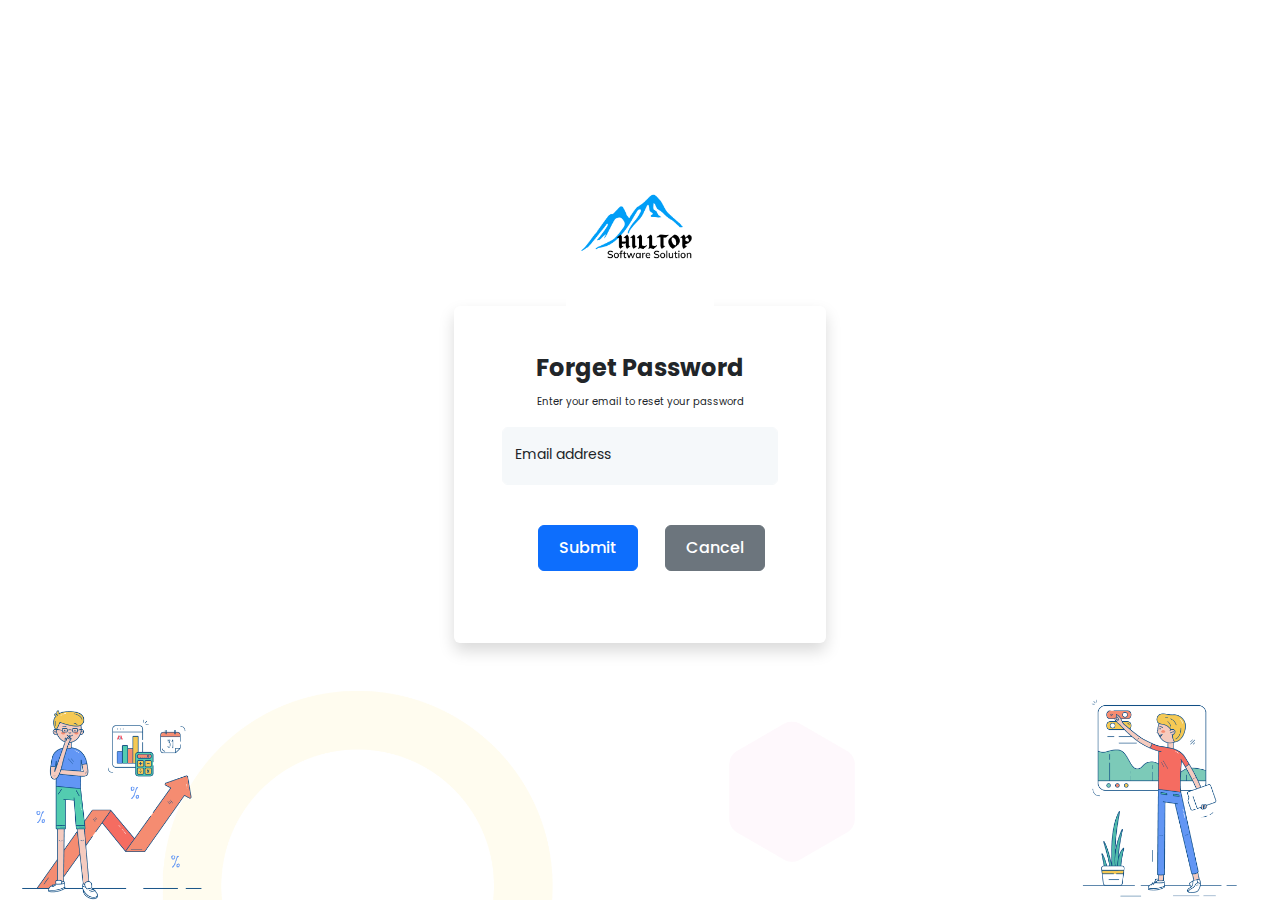
<file: forgetpassworddesign1/index.html>
<!DOCTYPE html>
<html lang="en">
<head>
    <meta charset="UTF-8">
    <meta name="viewport" content="width=device-width, initial-scale=1.0">
    <title>forget password</title>
    <!-- bootstrap  5 cdn  Link -->
    <link href="https://cdn.jsdelivr.net/npm/bootstrap@5.3.3/dist/css/bootstrap.min.css" rel="stylesheet">
    <!-- <script src="https://cdn.jsdelivr.net/npm/bootstrap@5.3.3/dist/js/bootstrap.bundle.min.js"></script> -->
     <link rel="stylesheet" href="style.css">
</head>
<body>
     <div class="wrapper">
        <div class="container">
            <div class="col-sm-8 offset-sm-2 col-lg-6 offset-sm-3 col-xl-4 offset-xl-4 text-center">
                <div class="logo">
                    <img src="images/logo.png" class="img-fluid" alt="logo">
                </div>
                <form class="rounded bg-white shadow p-5">
                    <h3 class="text-dark fw-bolder fs-4 mb-2"> Forget Password </h3>
                    <span class="password-info">
                      Enter your email to reset your password
                    </span>
          
                     <div class="form-floating my-3">
                        <input type="email" class="form-control" id="floatingInput" placeholder="name@example.com">
                        <label for="floatingInput">Email address</label>
                     </div>
                      <button type="submit" class="btn btn-primary submit_btn  offset-1 my-4">Submit</button>
                      <button type="submit" class="btn btn-secondary submit_btn  offset-1  my-4">Cancel </button>

                </form>
            </div>
        </div>
     </div>
</body>
</html>
</file>
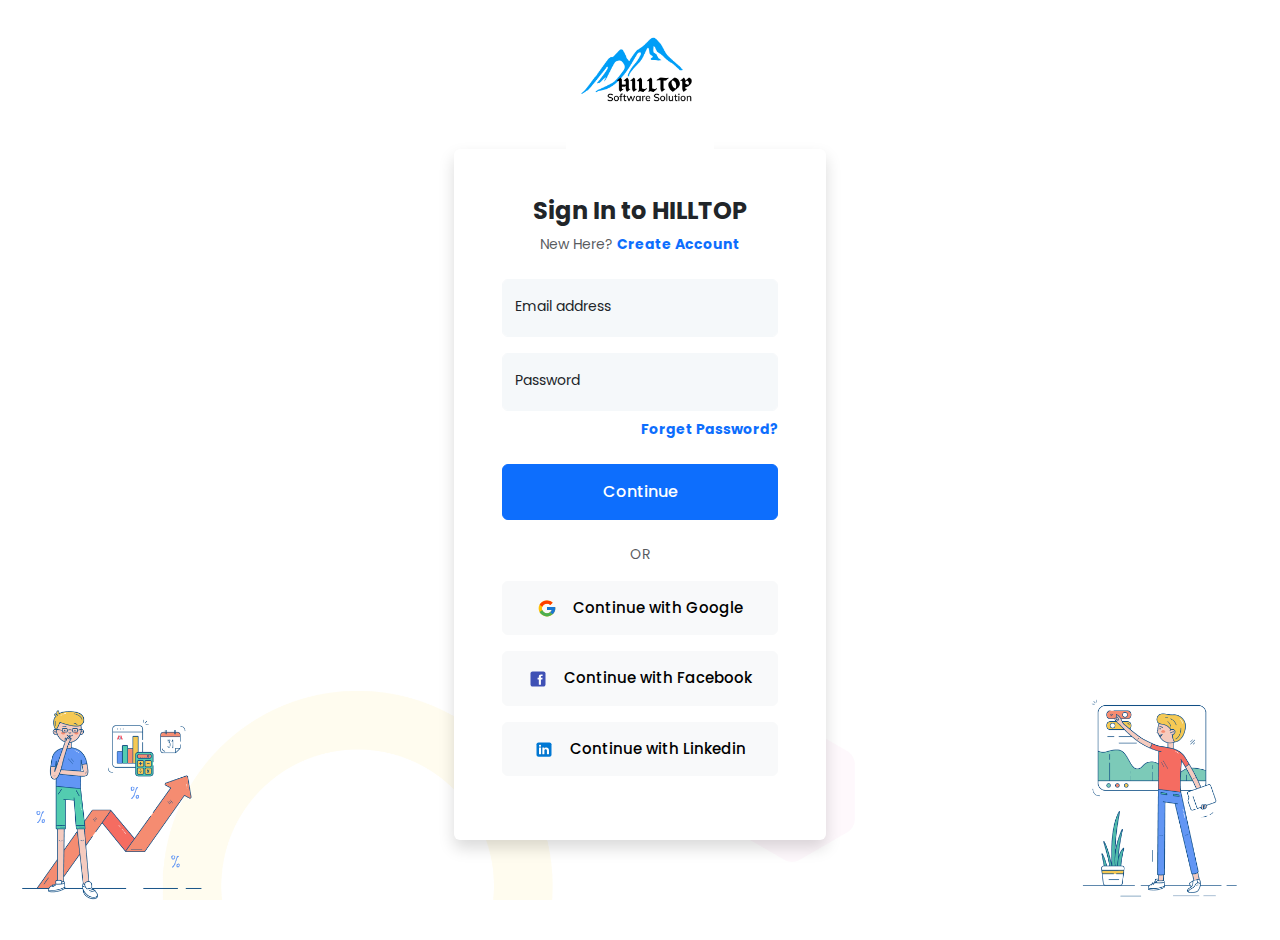
<file: logindesign1/index.html>
<!DOCTYPE html>
<html lang="en">
<head>
    <meta charset="UTF-8">
    <meta name="viewport" content="width=device-width, initial-scale=1.0">
    <title>Responsive sign-in Using Bootstrap 5 </title>
    <!-- bootstrap  5 cdn  Link -->
    <link href="https://cdn.jsdelivr.net/npm/bootstrap@5.3.3/dist/css/bootstrap.min.css" rel="stylesheet">
    <!-- <script src="https://cdn.jsdelivr.net/npm/bootstrap@5.3.3/dist/js/bootstrap.bundle.min.js"></script> -->
     <link rel="stylesheet" href="style.css">
</head>
<body>
     <div class="wrapper">
        <div class="container">
            <div class="col-sm-8 offset-sm-2 col-lg-6 offset-sm-3 col-xl-4 offset-xl-4 text-center">
                <div class="logo">
                    <img src="images/logo.png" class="img-fluid" alt="logo">
                </div>
                <form class="rounded bg-white shadow p-5">
                    <h3 class="text-dark fw-bolder fs-4 mb-2"> Sign In to  HILLTOP</h3>
                    <div class="fw-normal text-muted mb-4">                        
                        New Here? <a href="#" class="text-primary fw-bold text-decoration-none">Create Account </a>
                    </div>

                    <div class="form-floating mb-3">
                        <input type="email" class="form-control" id="floatingInput" placeholder="name@example.com">
                        <label for="floatingInput">Email address</label>
                      </div>
                    
                      <div class="form-floating">
                        <input type="password" class="form-control" id="floatingPassword" placeholder="Password">
                        <label for="floatingPassword">Password</label>
                      </div>

                      <div class="mt-2 text-end">
                        <a href="#" class="text-primary fw-bold text-decoration-none">Forget Password?</a>
                      </div>

                      <button type="submit" class="btn btn-primary submit_btn w-100 my-4">Continue</button>
                    
                      <div class="text-center text-muted text-uppercase mb-3">or</div>  
                   
                      <a href="#" class="btn btn-light login_with w-100  mb-3">                    
                        <img src="images/google-icon.svg" class=" img-fluid me-3" >Continue with Google
                      </a>

                     <a href="#" class="btn btn-light login_with w-100  mb-3">
                        <img src="images/facebook-icon.svg" class=" img-fluid me-3" >Continue with Facebook 
                     </a>
                     
                     <a href="#" class="btn btn-light login_with w-100  mb-3">
                        <img src="images/linkedin-icon.svg" class=" img-fluid me-3" >Continue with Linkedin
                     </a>
                </form>
            </div>
        </div>
     </div>
</body>
</html>
</file>
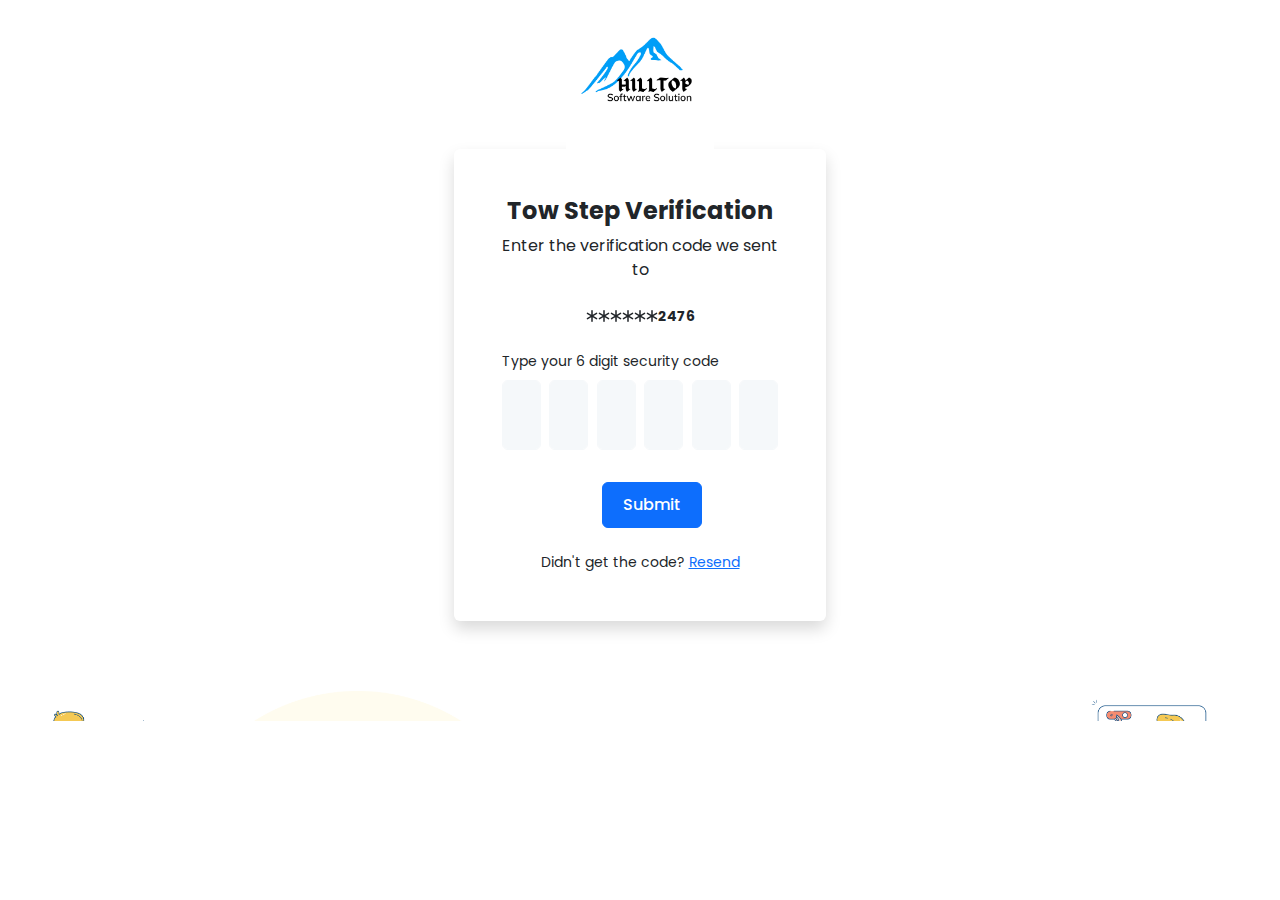
<file: otpvericfication/index.html>
<!DOCTYPE html>
<html lang="en">
<head>
    <meta charset="UTF-8">
    <meta name="viewport" content="width=device-width, initial-scale=1.0">
    <title>Document</title>
    <link href="https://cdn.jsdelivr.net/npm/bootstrap@5.3.3/dist/css/bootstrap.min.css" rel="stylesheet">

    <link rel="stylesheet" href="style.css">
</head>
<body>
    <section class="wrapper">
      
            <div class="container">
                <div class="col-sm-8 offset-sm-2 col-lg-6 offset-sm-3 col-xl-4 offset-xl-4 text-center">
                    <div class="logo">
                        <img src="images/logo.png" class="img-fluid" alt="logo">
                    </div>
                    <form class="rounded bg-white shadow p-5">
                        <h3 class="text-dark fw-bolder fs-4 mb-2"> Tow Step Verification </h3>
                        <span class="password-info fs-6">
                          Enter the verification code we sent to 
                        </span>

                        <div class="d-flex align-items-center justify-content-center fw-bold my-4">
                            <svg xmlns="http://www.w3.org/2000/svg" width="12" height="12" fill="currentColor" class="bi bi-asterisk" viewBox="0 0 16 16">
                                <path d="M8 0a1 1 0 0 1 1 1v5.268l4.562-2.634a1 1 0 1 1 1 1.732L10 8l4.562 2.634a1 1 0 1 1-1 1.732L9 9.732V15a1 1 0 1 1-2 0V9.732l-4.562 2.634a1 1 0 1 1-1-1.732L6 8 1.438 5.366a1 1 0 0 1 1-1.732L7 6.268V1a1 1 0 0 1 1-1"/>
                              </svg>
                              <svg xmlns="http://www.w3.org/2000/svg" width="12" height="12" fill="currentColor" class="bi bi-asterisk" viewBox="0 0 16 16">
                                <path d="M8 0a1 1 0 0 1 1 1v5.268l4.562-2.634a1 1 0 1 1 1 1.732L10 8l4.562 2.634a1 1 0 1 1-1 1.732L9 9.732V15a1 1 0 1 1-2 0V9.732l-4.562 2.634a1 1 0 1 1-1-1.732L6 8 1.438 5.366a1 1 0 0 1 1-1.732L7 6.268V1a1 1 0 0 1 1-1"/>
                              </svg>
                              <svg xmlns="http://www.w3.org/2000/svg" width="12" height="12" fill="currentColor" class="bi bi-asterisk" viewBox="0 0 16 16">
                                <path d="M8 0a1 1 0 0 1 1 1v5.268l4.562-2.634a1 1 0 1 1 1 1.732L10 8l4.562 2.634a1 1 0 1 1-1 1.732L9 9.732V15a1 1 0 1 1-2 0V9.732l-4.562 2.634a1 1 0 1 1-1-1.732L6 8 1.438 5.366a1 1 0 0 1 1-1.732L7 6.268V1a1 1 0 0 1 1-1"/>
                              </svg>
                              <svg xmlns="http://www.w3.org/2000/svg" width="12" height="12" fill="currentColor" class="bi bi-asterisk" viewBox="0 0 16 16">
                                <path d="M8 0a1 1 0 0 1 1 1v5.268l4.562-2.634a1 1 0 1 1 1 1.732L10 8l4.562 2.634a1 1 0 1 1-1 1.732L9 9.732V15a1 1 0 1 1-2 0V9.732l-4.562 2.634a1 1 0 1 1-1-1.732L6 8 1.438 5.366a1 1 0 0 1 1-1.732L7 6.268V1a1 1 0 0 1 1-1"/>
                              </svg>
                              <svg xmlns="http://www.w3.org/2000/svg" width="12" height="12" fill="currentColor" class="bi bi-asterisk" viewBox="0 0 16 16">
                                <path d="M8 0a1 1 0 0 1 1 1v5.268l4.562-2.634a1 1 0 1 1 1 1.732L10 8l4.562 2.634a1 1 0 1 1-1 1.732L9 9.732V15a1 1 0 1 1-2 0V9.732l-4.562 2.634a1 1 0 1 1-1-1.732L6 8 1.438 5.366a1 1 0 0 1 1-1.732L7 6.268V1a1 1 0 0 1 1-1"/>
                              </svg>
                              <svg xmlns="http://www.w3.org/2000/svg" width="12" height="12" fill="currentColor" class="bi bi-asterisk" viewBox="0 0 16 16">
                                <path d="M8 0a1 1 0 0 1 1 1v5.268l4.562-2.634a1 1 0 1 1 1 1.732L10 8l4.562 2.634a1 1 0 1 1-1 1.732L9 9.732V15a1 1 0 1 1-2 0V9.732l-4.562 2.634a1 1 0 1 1-1-1.732L6 8 1.438 5.366a1 1 0 0 1 1-1.732L7 6.268V1a1 1 0 0 1 1-1"/>
                              </svg>
                              <span>2476</span>

                        </div>
              
                         <div class="otp_input text-start mb-2">
                            <label for="digit">Type your 6 digit security code </label>
                            <div class="d-flex align-items-center justify-content-between mt-2">
                                <input type="text" class="form-control"  placeholder="">
                                <input type="text" class="form-control"  placeholder="">
                                <input type="text" class="form-control"  placeholder="">
                                <input type="text" class="form-control"  placeholder="">
                                <input type="text" class="form-control"  placeholder="">
                                <input type="text" class="form-control"  placeholder="">

                            </div>
                        </div>
                          <button type="submit" class="btn btn-primary submit_btn  offset-1 my-4">Submit</button>
                            <div class="fs-8">
                                <span>Didn't get the code? <a href="">Resend </a></span>
                            </div>
                    </form>
                </div>
            </div>
      
    </section>
</body>
</html>
</file>
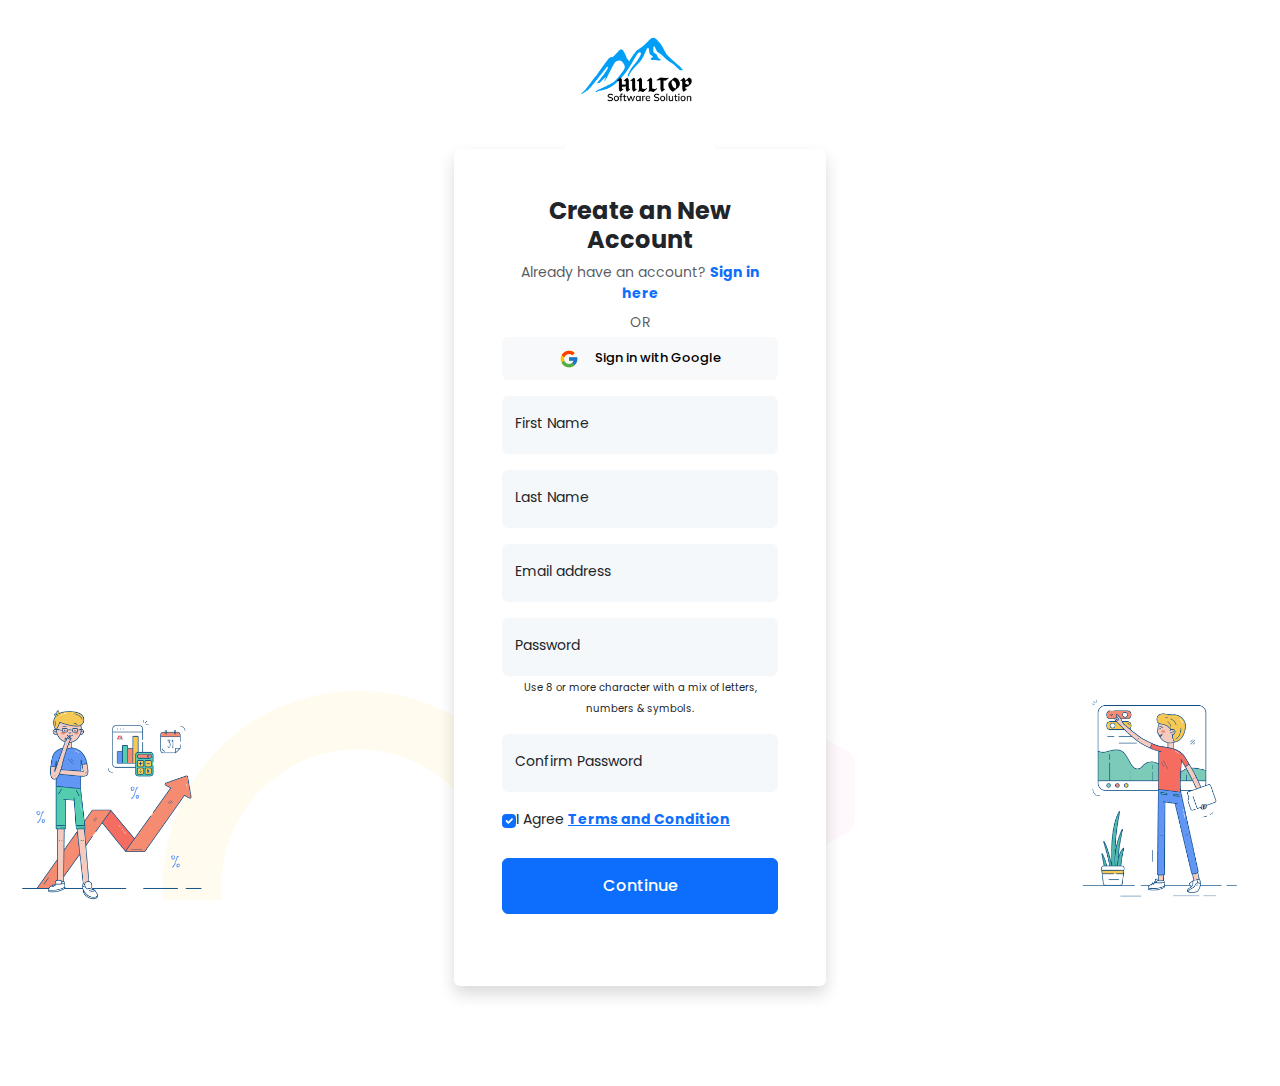
<file: signup form1/index.html>
<!DOCTYPE html>
<html lang="en">
<head>
    <meta charset="UTF-8">
    <meta name="viewport" content="width=device-width, initial-scale=1.0">
    <title>Responsive sign-up Using Bootstrap 5 </title>
    <!-- bootstrap  5 cdn  Link -->
    <link href="https://cdn.jsdelivr.net/npm/bootstrap@5.3.3/dist/css/bootstrap.min.css" rel="stylesheet">
    <!-- <script src="https://cdn.jsdelivr.net/npm/bootstrap@5.3.3/dist/js/bootstrap.bundle.min.js"></script> -->
     <link rel="stylesheet" href="style.css">
</head>
<body>
     <div class="wrapper">
        <div class="container">
            <div class="col-sm-8 offset-sm-2 col-lg-6 offset-sm-3 col-xl-4 offset-xl-4 text-center">
                <div class="logo">
                    <img src="images/logo.png" class="img-fluid" alt="logo">
                </div>
                <form class="rounded bg-white shadow p-5">
                    <h3 class="text-dark fw-bolder fs-4 mb-2"> Create an New Account</h3>
                  
                    <div class="fw-normal text-muted mb-2">                        
                       Already have an account? <a href="#" class="text-primary fw-bold text-decoration-none">Sign in here </a>
                    </div>

                    <div class="text-center text-muted text-uppercase mb-1">or</div>  
                   
                    <a href="#" class="btn btn-light login_with w-100  mb-3">                    
                      <img src="images/google-icon.svg" class=" img-fluid me-3" >Sign in with Google
                    </a>

                    <div class="form-floating mb-3">
                      <input type="text" class="form-control" id="floatingFirstName" placeholder="First Name">
                      <label for="floatingFirstName">First Name</label>
                    </div>
                  
                    <div class="form-floating">
                      <input type="text" class="form-control mb-3" id="floatingLastName" placeholder="Last Name">
                      <label for="floatingLastName">Last Name</label>
                    </div>

                     <div class="form-floating mb-3">
                        <input type="email" class="form-control" id="floatingInput" placeholder="name@example.com">
                        <label for="floatingInput">Email address</label>
                      </div>
                    
                      <div class="form-floating">
                        <input type="password" class="form-control" id="floatingPassword" placeholder="Password">
                        <label for="floatingPassword">Password</label>
                        <span class="password-info">
                          Use 8 or more character with a mix of letters,  numbers & symbols. 
                        </span>
                      </div>

                      <div class="form-floating">
                        <input type="password" class="form-control mt-3" id="floatingConfirmPassword" placeholder="Password">
                        <label for="floatingConfirmPassword">Confirm Password</label>
                      </div>

                      <div class="form-check d-flex align-items-center mt-3">
                        <input class="form-check-input" type="checkbox" value="" id="flexCheckChecked" checked>
                        <label class="form-check-label" for="flexCheckChecked">
                          I Agree         
                            <a href="#" class="text-primary fw-bold ">Terms and Condition</a>
                        </label>
                      </div>
                      <button type="submit" class="btn btn-primary submit_btn w-100 my-4">Continue</button>

                </form>
            </div>
        </div>
     </div>
</body>
</html>
</file>
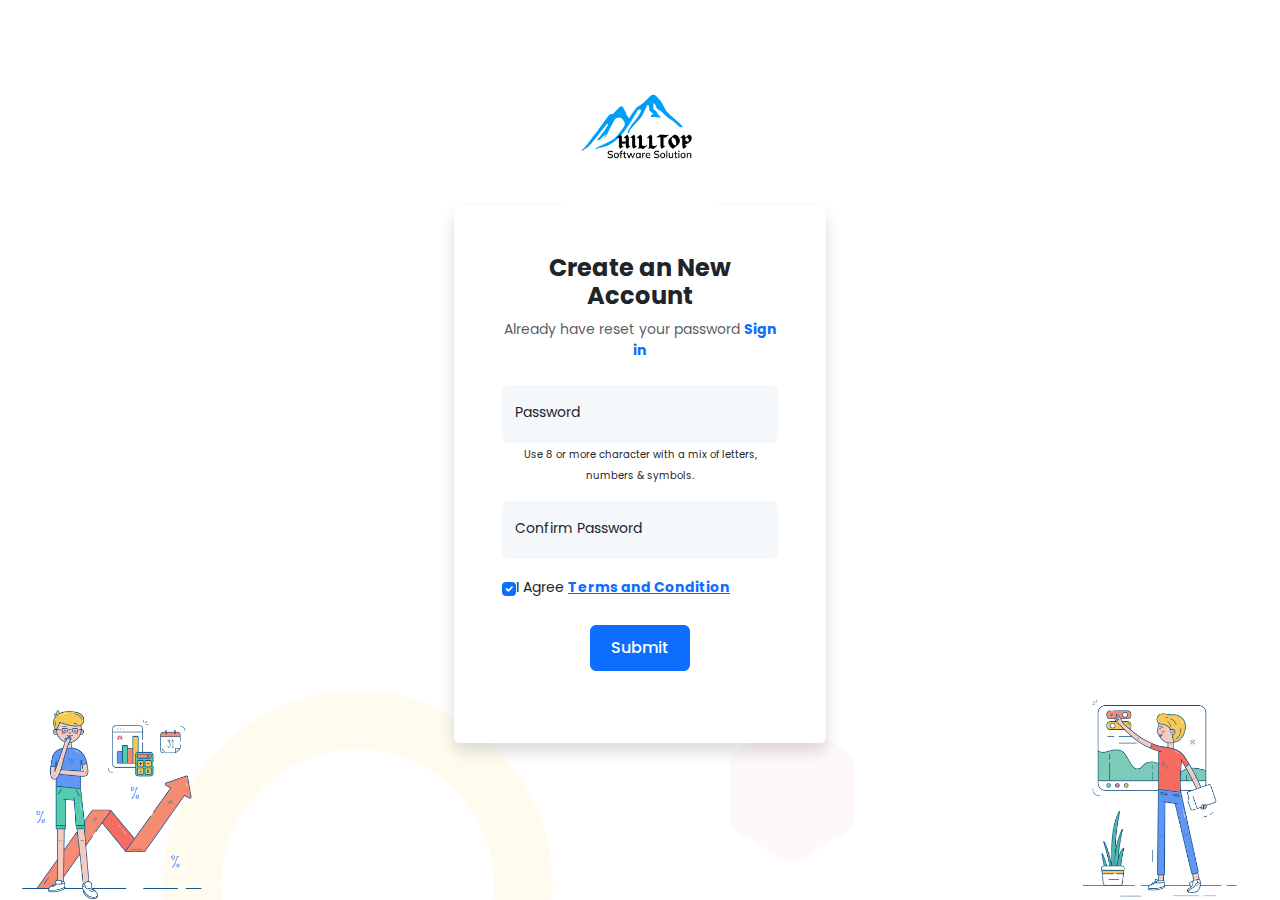
<file: forgetpassworddesign1/new-password.html>
<!DOCTYPE html>
<html lang="en">
<head>
    <meta charset="UTF-8">
    <meta name="viewport" content="width=device-width, initial-scale=1.0">
    <title>new Password </title>
    <!-- bootstrap  5 cdn  Link -->
    <link href="https://cdn.jsdelivr.net/npm/bootstrap@5.3.3/dist/css/bootstrap.min.css" rel="stylesheet">
    <!-- <script src="https://cdn.jsdelivr.net/npm/bootstrap@5.3.3/dist/js/bootstrap.bundle.min.js"></script> -->
     <link rel="stylesheet" href="style.css">
</head>
<body>
     <div class="wrapper">
        <div class="container">
            <div class="col-sm-8 offset-sm-2 col-lg-6 offset-sm-3 col-xl-4 offset-xl-4 text-center">
                <div class="logo">
                    <img src="images/logo.png" class="img-fluid" alt="logo">
                </div>
                <form class="rounded bg-white shadow p-5">
                    <h3 class="text-dark fw-bolder fs-4 mb-2"> Create an New Account</h3>
                  
                    <div class="fw-normal text-muted mb-4">                        
                       Already have reset your password <a href="#" class="text-primary fw-bold text-decoration-none">Sign in </a>
                    </div>
                    
                      <div class="form-floating">
                        <input type="password" class="form-control" id="floatingPassword" placeholder="Password">
                        <label for="floatingPassword">Password</label>
                        <span class="password-info">
                          Use 8 or more character with a mix of letters,  numbers & symbols. 
                        </span>
                      </div>

                         
                      <div class="form-floating mt-3">
                        <input type="password" class="form-control" id="floatingPassword" placeholder="Password">
                        <label for="floatingPassword">Confirm Password</label>
                      </div>

                      <div class="form-check d-flex align-items-center mt-3">
                        <input class="form-check-input" type="checkbox" value="" id="flexCheckChecked" checked>
                        <label class="form-check-label" for="flexCheckChecked">
                          I Agree         
                            <a href="#" class="text-primary fw-bold ">Terms and Condition</a>
                        </label>
                      </div>
                      <button type="submit" class="btn btn-primary submit_btn my-4">Submit</button>

                </form>
            </div>
        </div>
     </div>
</body>
</html>
</file>
<file: forgetpassworddesign1/style.css>
@import url('https://fonts.googleapis.com/css2?family=Poppins:ital,wght@0,100;0,200;0,300;0,400;0,500;0,600;0,700;0,800;0,900;1,100;1,200;1,300;1,400;1,500;1,600;1,700;1,800;1,900&display=swap');

*{
    margin: 0;
    padding: 0;
    box-sizing: border-box;

}

:root{
    --primary-font-family:'Poppins', sans-serif ; 
    --light-white: #f5f8fa;
    --gray:#5e6278;
    --gray-1:#e3e3e3;
}


body{
    font-family: var(--primary-font-family);
    font-size: 14px;
}

/* main  css  */

.wrapper
{
    padding: 0 0 100px; /* top  l-r bottom  */
    background-image: url("images/bg.png");
    background-position: bottom center;
    background-repeat: no-repeat;
    background-size: contain  ; 
    background-attachment: fixed;
    min-width: 100%;
    height: 100vh;
    display: flex;
    align-items: center ;
    justify-content: center;

} 

.wrapper .logo  img{
    max-width: 40%;
}

.wrapper input{
    background-color: var(--light-white);
    border-color: var(--light-white);
    color: var(--gray);
}

.wrapper input:focus{
    box-shadow: none;
}

.password-info{
    font-size: 10px;
}

.wrapper .submit_btn{
    padding:10px 15px;
    font-weight: 500;
    width: 100px;
}


.wrapper .login_with{
    padding:10px 15px;
    font-size: 13px;
    font-weight: 500;
    transition: 0.3s ease-in-out;
}

.wrapper .submit_btn:focus,
.wrapper .login_with:focus {
    box-shadow: none;
}

.wrapper .login_with:hover{
    background-color: var(--gray-1);
    border-color: var(--gray-1);


}
</file>
<file: logindesign1/style.css>
@import url('https://fonts.googleapis.com/css2?family=Poppins:ital,wght@0,100;0,200;0,300;0,400;0,500;0,600;0,700;0,800;0,900;1,100;1,200;1,300;1,400;1,500;1,600;1,700;1,800;1,900&display=swap');

*{
    margin: 0;
    padding: 0;
    box-sizing: border-box;

}

:root{
    --primary-font-family:'Poppins', sans-serif ; 
    --light-white: #f5f8fa;
    --gray:#5e6278;
    --gray-1:#e3e3e3;
}


body{
    font-family: var(--primary-font-family);
    font-size: 14px;
}

/* main  css  */

.wrapper
{
    padding: 0 0 100px; /* top  l-r bottom  */
    background-image: url("images/bg.png");
    background-position: bottom center;
    background-repeat: no-repeat;
    background-size: contain  ; 
    background-attachment: fixed;
    min-width: 100%;

} 

.wrapper .logo  img{
    max-width: 40%;
}

.wrapper input{
    background-color: var(--light-white);
    border-color: var(--light-white);
    color: var(--gray);
}

.wrapper input:focus{
    box-shadow: none;
}

.wrapper .submit_btn{
    padding: 15px;
    font-weight: 500;
}

.wrapper .login_with{
    padding: 15px;
    font-size: 15px;
    font-weight: 500;
    transition: 0.3s ease-in-out;
}

.wrapper .submit_btn:focus,
.wrapper .login_with:focus {
    box-shadow: none;
}

.wrapper .login_with:hover{
    background-color: var(--gray-1);
    border-color: var(--gray-1);


}
.wrapper .login_with img{
    max-width: 8%;
}
</file>
<file: otpvericfication/style.css>
@import url('https://fonts.googleapis.com/css2?family=Poppins:ital,wght@0,100;0,200;0,300;0,400;0,500;0,600;0,700;0,800;0,900;1,100;1,200;1,300;1,400;1,500;1,600;1,700;1,800;1,900&display=swap');

*{
    margin: 0;
    padding: 0;
    box-sizing: border-box;

}

:root{
    --primary-font-family:'Poppins', sans-serif ; 
    --light-white: #f5f8fa;
    --gray:#5e6278;
    --gray-1:#e3e3e3;
}


body{
    font-family: var(--primary-font-family);
    font-size: 14px;
}

/* main  css  */

.wrapper
{
    padding: 0 0 100px; /* top  l-r bottom  */
    background-image: url("images/bg.png");
    background-position: bottom center;
    background-repeat: no-repeat;
    background-size: contain  ; 
    background-attachment: fixed;
    min-width: 100%;
    /* height: 100vh;
    display: flex;
    align-items: center ;
    justify-content: center; */

} 

.wrapper .logo  img{
    max-width: 40%;
}

.wrapper input{
    background-color: var(--light-white);
    border-color: var(--light-white);
    color: var(--gray);
}

.wrapper input:focus{
    box-shadow: none;
}

.password-info{
    font-size: 10px;
}

.wrapper .submit_btn{
    padding:10px 15px;
    font-weight: 500;
    width: 100px;
}


.wrapper .login_with{
    padding:10px 15px;
    font-size: 13px;
    font-weight: 500;
    transition: 0.3s ease-in-out;
}

.wrapper .submit_btn:focus,
.wrapper .login_with:focus {
    box-shadow: none;
}

.wrapper .login_with:hover{
    background-color: var(--gray-1);
    border-color: var(--gray-1);


}
.wrapper .otp_input input{
    width: 14%;
    height: 70px;
    text-align: center;
    font-size: 20px;
    font-weight: 600;
}
@media (max-width:1200px){
    .wrapper .otp_input input{
        height:50px; 

    }
}

@media (max-width:767px){
    .wrapper .otp_input input{
        height:40px; 

    }
}
</file>
<file: signup form1/style.css>
@import url('https://fonts.googleapis.com/css2?family=Poppins:ital,wght@0,100;0,200;0,300;0,400;0,500;0,600;0,700;0,800;0,900;1,100;1,200;1,300;1,400;1,500;1,600;1,700;1,800;1,900&display=swap');

*{
    margin: 0;
    padding: 0;
    box-sizing: border-box;

}

:root{
    --primary-font-family:'Poppins', sans-serif ; 
    --light-white: #f5f8fa;
    --gray:#5e6278;
    --gray-1:#e3e3e3;
}


body{
    font-family: var(--primary-font-family);
    font-size: 14px;
}

/* main  css  */

.wrapper
{
    padding: 0 0 100px; /* top  l-r bottom  */
    background-image: url("images/bg.png");
    background-position: bottom center;
    background-repeat: no-repeat;
    background-size: contain  ; 
    background-attachment: fixed;
    min-width: 100%;

} 

.wrapper .logo  img{
    max-width: 40%;
}

.wrapper input{
    background-color: var(--light-white);
    border-color: var(--light-white);
    color: var(--gray);
}

.wrapper input:focus{
    box-shadow: none;
}

.password-info{
    font-size: 10px;
}


.wrapper .submit_btn{
    padding: 15px;
    font-weight: 500;
}

.wrapper .login_with{
    padding:10px 15px;
    font-size: 13px;
    font-weight: 500;
    transition: 0.3s ease-in-out;
}

.wrapper .submit_btn:focus,
.wrapper .login_with:focus {
    box-shadow: none;
}

.wrapper .login_with:hover{
    background-color: var(--gray-1);
    border-color: var(--gray-1);


}
.wrapper .login_with img{
    max-width: 8%;
}
</file>
